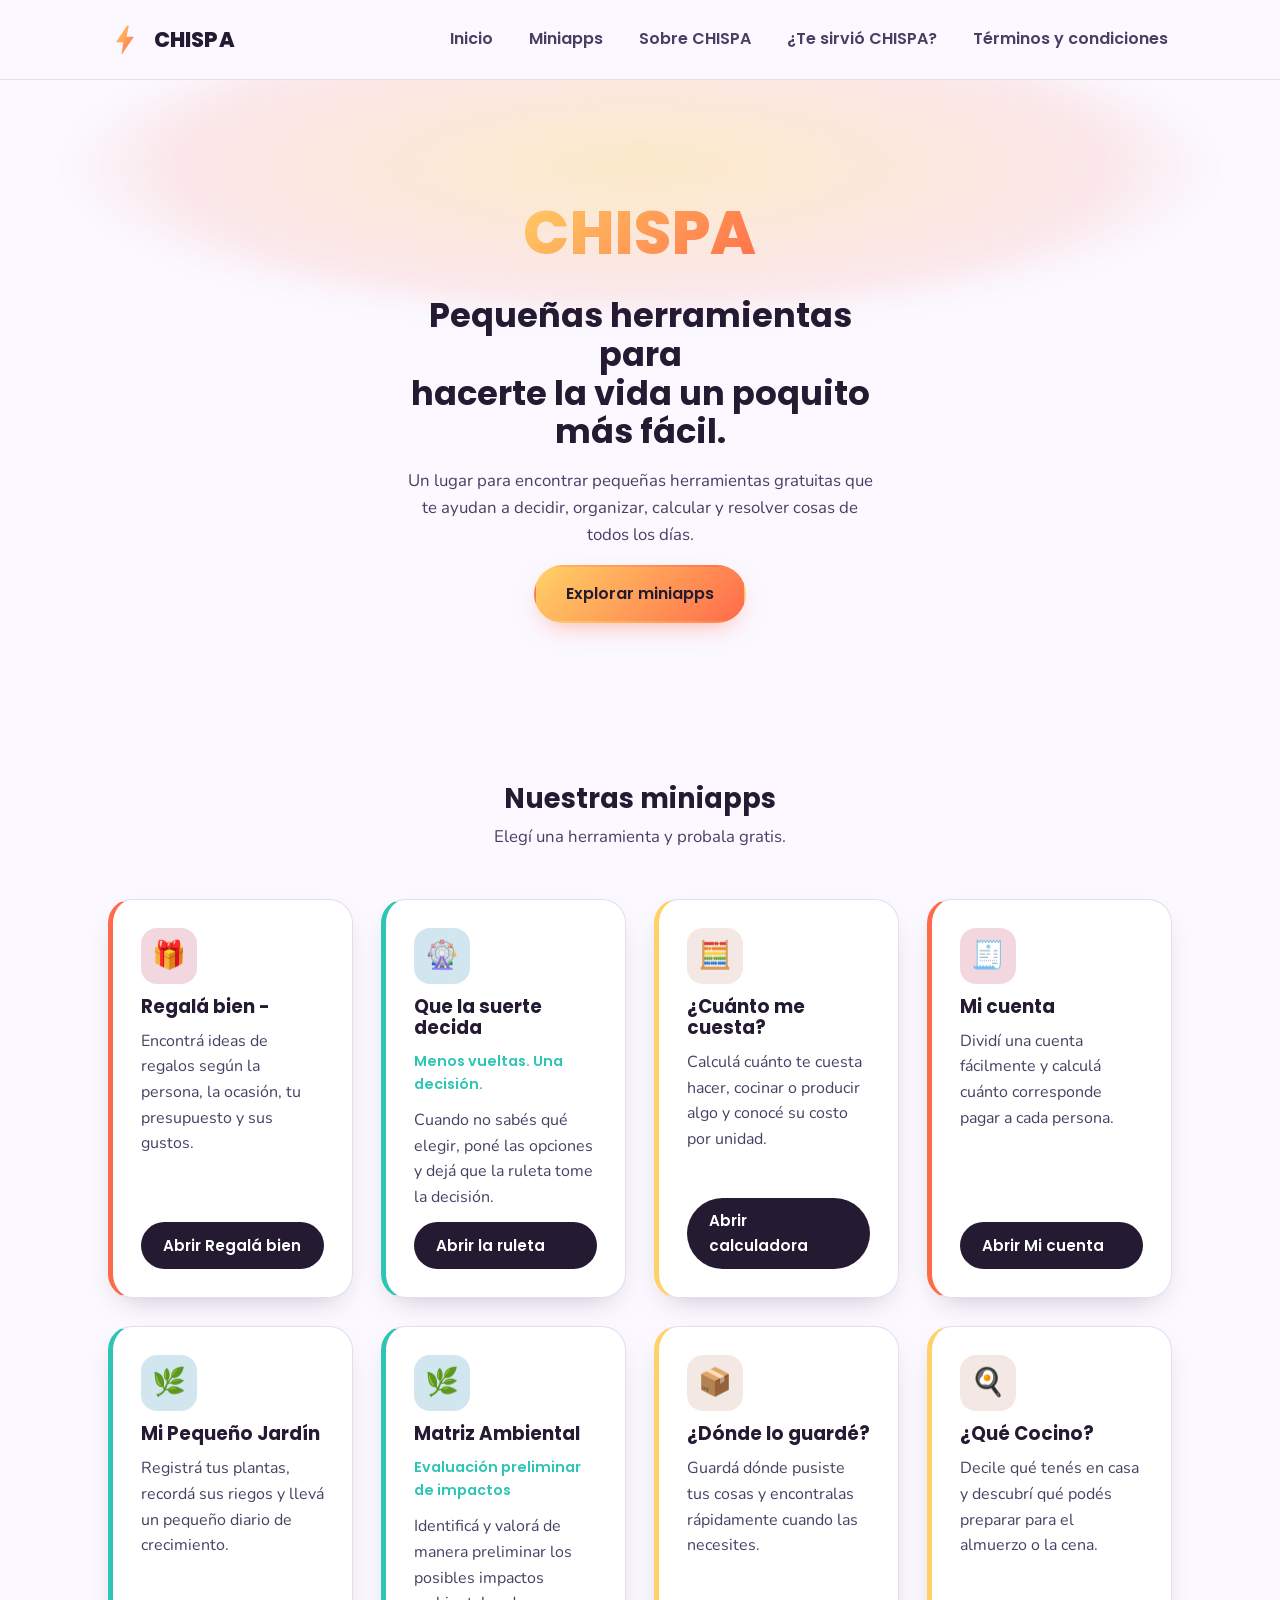
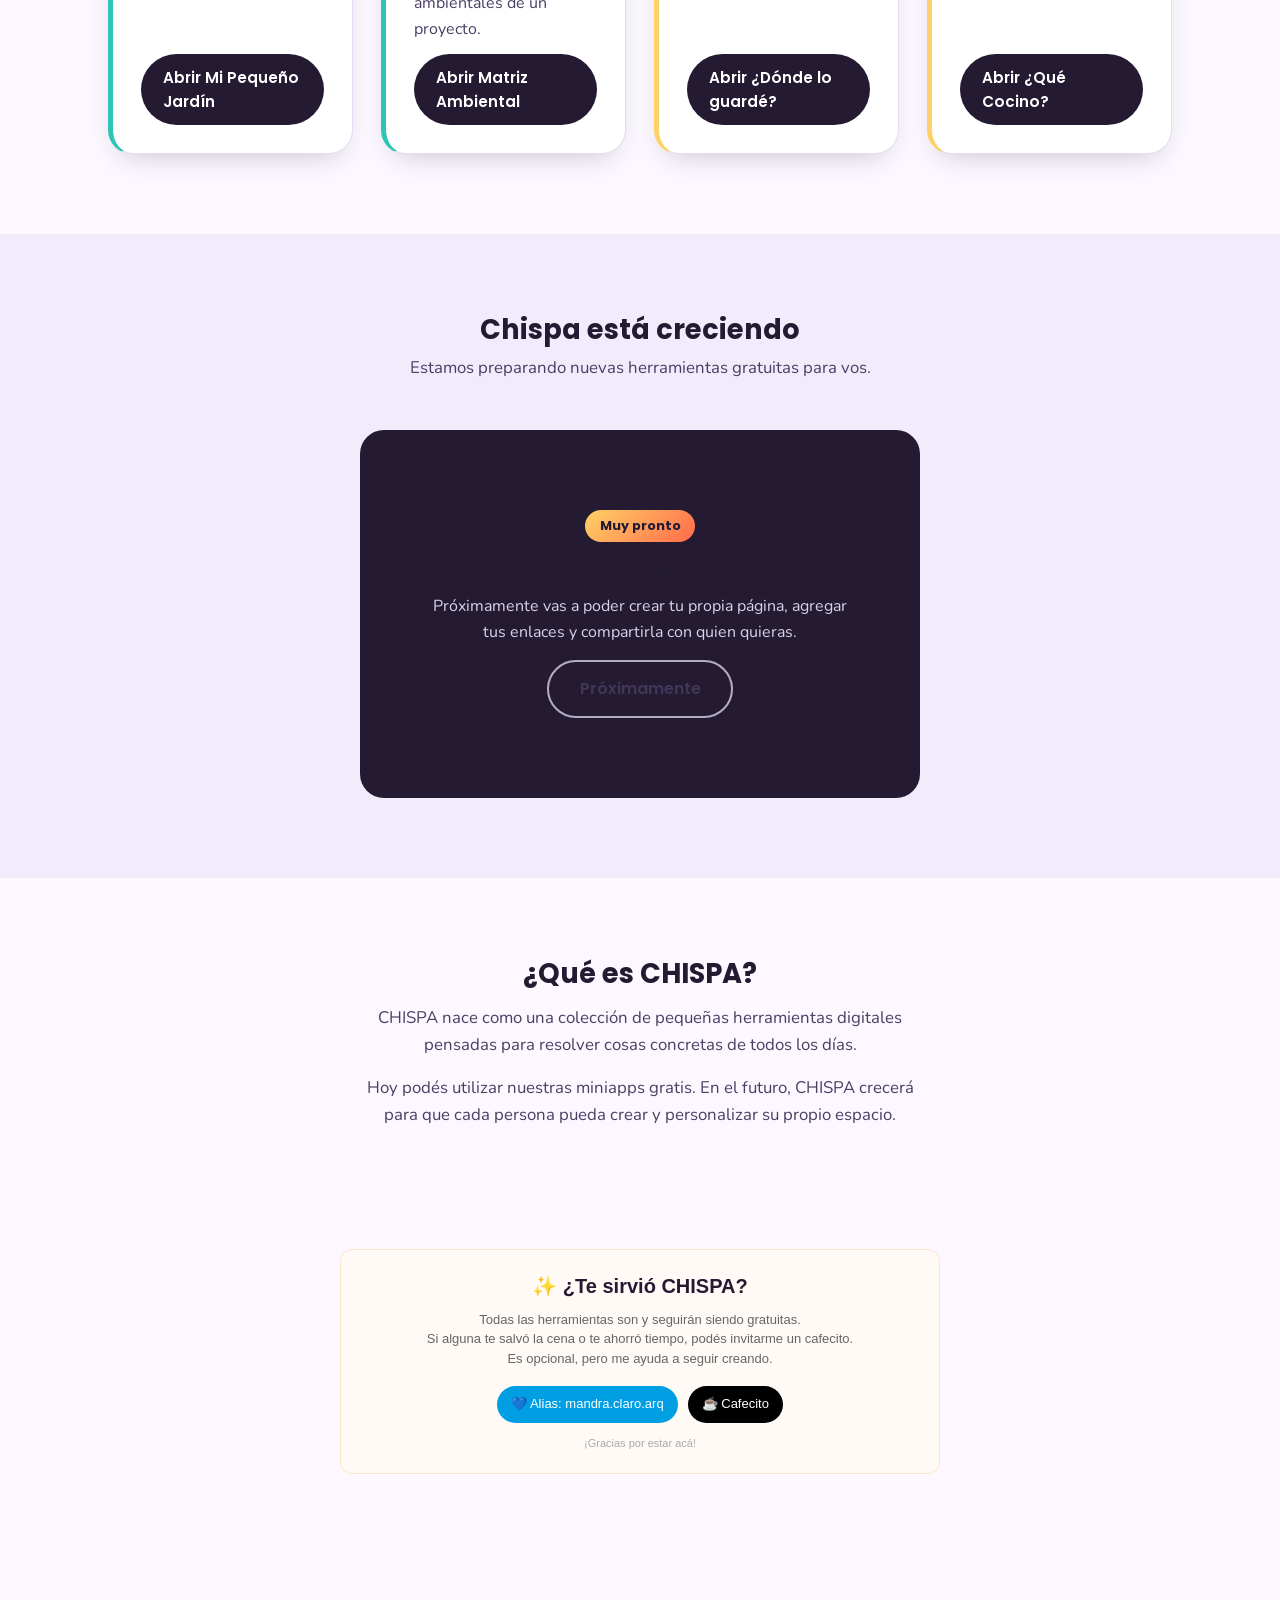
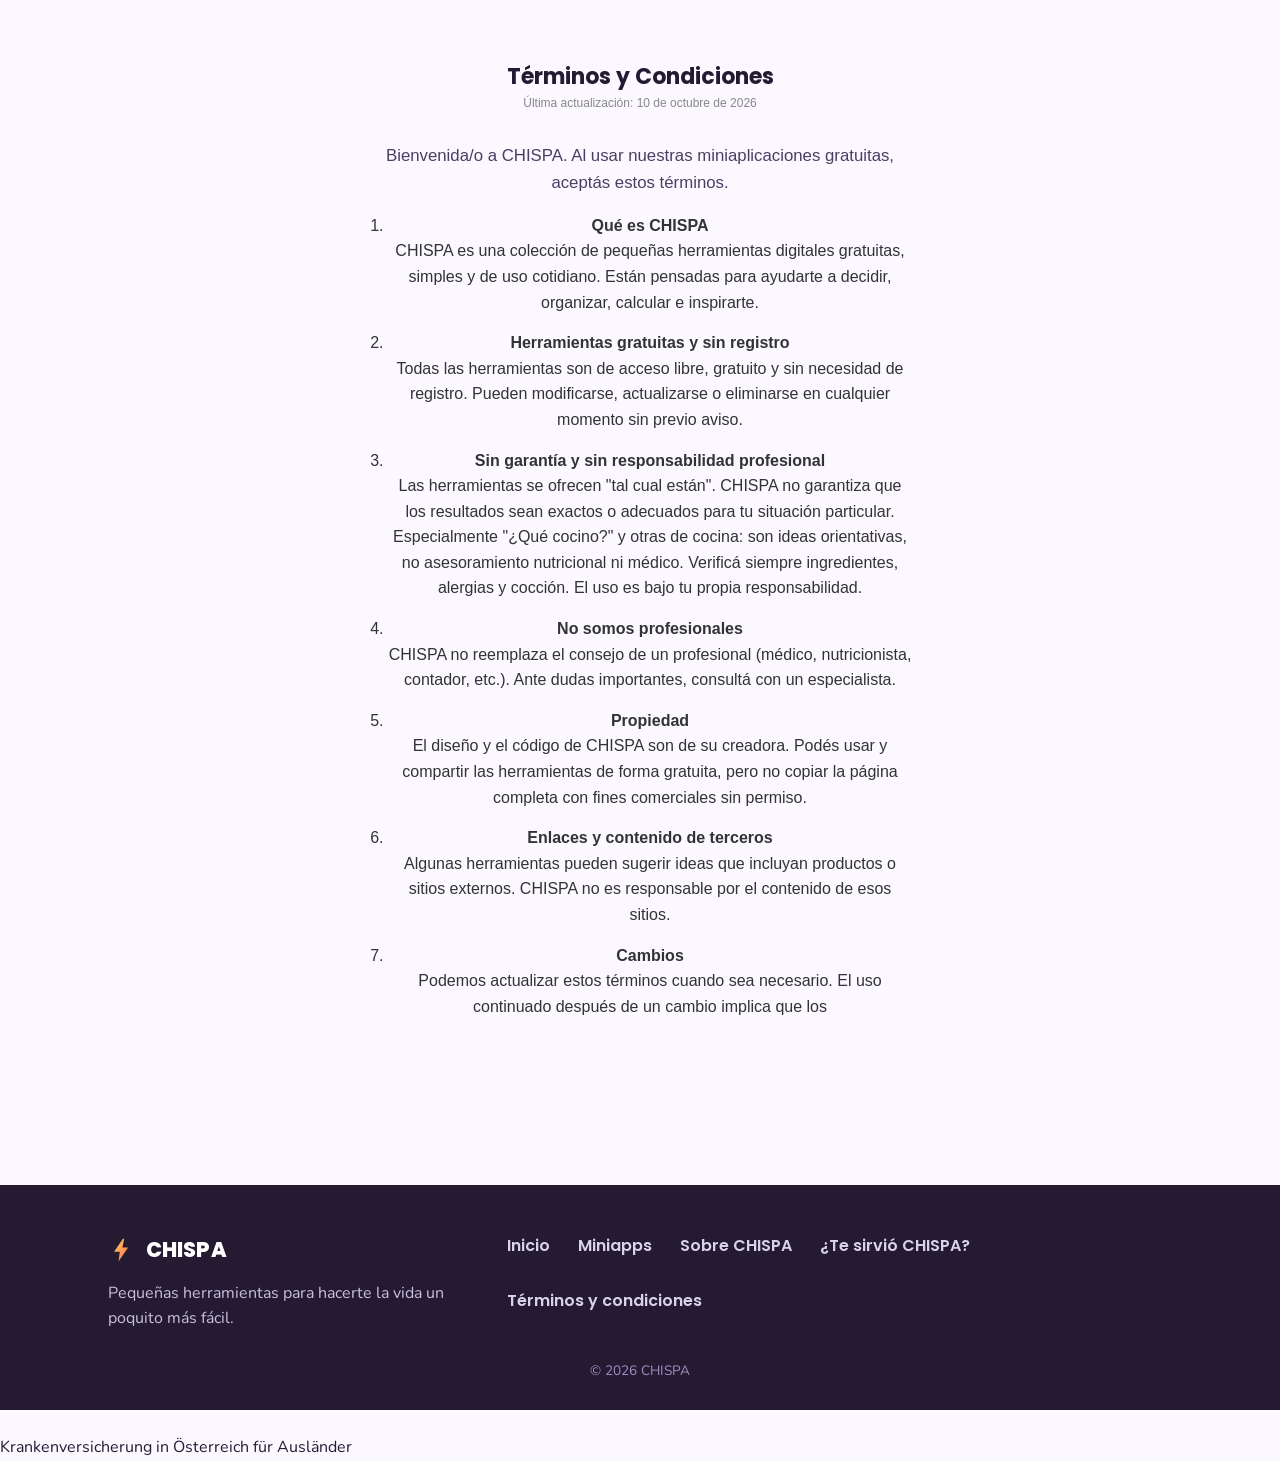
<file: index.html>
<!doctype html>
<html lang="es">
<head>
  <meta charset="UTF-8" />
  <meta name="viewport" content="width=device-width, initial-scale=1" />
  <title>CHISPA | Pequeñas herramientas para todos los días</title>
  <meta name="description" content="Descubrí pequeñas herramientas gratuitas para decidir, organizar, calcular y resolver cosas de todos los días." />

  <!-- Open Graph -->
  <meta property="og:title" content="CHISPA | Pequeñas herramientas para todos los días" />
  <meta property="og:description" content="Descubrí pequeñas herramientas gratuitas para decidir, organizar, calcular y resolver cosas de todos los días." />
  <meta property="og:type" content="website" />

  <!-- Favicon: logo de CHISPA en SVG -->
  <link rel="icon" type="image/svg+xml" href="data:image/svg+xml,%3Csvg xmlns='http://www.w3.org/2000/svg' viewBox='0 0 64 64'%3E%3Cdefs%3E%3ClinearGradient id='g' x1='0' y1='0' x2='1' y2='1'%3E%3Cstop offset='0%25' stop-color='%23FFD166'/%3E%3Cstop offset='100%25' stop-color='%23FF6B4A'/%3E%3C/linearGradient%3E%3C/defs%3E%3Crect width='64' height='64' rx='14' fill='%23241B33'/%3E%3Cpath d='M34 6 14 36h13l-3 22 22-32H33l4-20z' fill='url(%23g)'/%3E%3C/svg%3E" />

  <!-- Tipografías: Poppins para títulos, Nunito para texto -->
  <link rel="preconnect" href="https://fonts.googleapis.com" />
  <link rel="preconnect" href="https://fonts.gstatic.com" crossorigin />
  <link href="https://fonts.googleapis.com/css2?family=Poppins:wght@600;700;800&family=Nunito:wght@400;600;700&display=swap" rel="stylesheet" />

  <link rel="stylesheet" href="styles.css" />
</head>
<body>

  <!-- ===================== HEADER ===================== -->
  <header class="site-header">
    <div class="header-inner">
      <a class="logo" href="#inicio" aria-label="CHISPA — ir al inicio">
        <svg class="logo-mark" width="36" height="36" viewBox="0 0 64 64" aria-hidden="true" focusable="false">
          <defs>
            <linearGradient id="sparkGradient" x1="0" y1="0" x2="1" y2="1">
              <stop offset="0%" stop-color="#FFD166" />
              <stop offset="100%" stop-color="#FF6B4A" />
            </linearGradient>
          </defs>
          <path d="M34 6 14 36h13l-3 22 22-32H33l4-20z" fill="url(#sparkGradient)" />
        </svg>
        <span class="logo-text">CHISPA</span>
      </a>

      <button class="nav-toggle" id="navToggle" aria-expanded="false" aria-controls="primaryNav" aria-label="Abrir menú de navegación">
        <span class="nav-toggle-bar"></span>
        <span class="nav-toggle-bar"></span>
        <span class="nav-toggle-bar"></span>
      </button>

      <nav id="primaryNav" class="primary-nav" aria-label="Navegación principal">
        <ul>
          <li><a href="#inicio">Inicio</a></li>
          <li><a href="#miniapps">Miniapps</a></li>
          <li><a href="#sobre-chispa">Sobre CHISPA</a></li>
          <li><a href="#agradecimiento"> ¿Te sirvió CHISPA? </a></li>
          <li><a href="#terminos">Términos y condiciones</a></li>

        </ul>
      </nav>
    </div>
  </header>

  <main id="main">

    <!-- ===================== HERO ===================== -->
    <section id="inicio" class="hero">
      <div class="hero-glow" aria-hidden="true"></div>
      <div class="hero-inner">
        <p class="hero-eyebrow">CHISPA</p>

        
        <h1 class="hero-title">Pequeñas herramientas para<br class="only-desktop" /> hacerte la vida un poquito más fácil.</h1>
        <p class="hero-text">Un lugar para encontrar pequeñas herramientas gratuitas que te ayudan a decidir, organizar, calcular y resolver cosas de todos los días.</p>
        <a href="#miniapps" class="btn btn-primary" id="explorarBtn">Explorar miniapps</a>
      </div>
    </section>

    <!-- ===================== MINIAPPS ===================== -->
    <section id="miniapps" class="miniapps-section">
      <div class="section-inner">
        <h2 class="section-title">Nuestras miniapps</h2>
        <p class="section-lead">Elegí una herramienta y probala gratis.</p>

        <!-- Las tarjetas de miniapps se generan dinámicamente desde script.js -->
        <div class="miniapps-grid" id="miniappsGrid"></div>
      </div>
    </section>

    <!-- ===================== PRÓXIMAMENTE ===================== -->
    <section class="growing-section" aria-labelledby="growingTitle">
      <div class="section-inner">
        <h2 class="section-title" id="growingTitle">Chispa está creciendo</h2>
        <p class="section-lead">Estamos preparando nuevas herramientas gratuitas para vos.</p>

        <div class="coming-soon-card">
          <span class="coming-soon-badge">Muy pronto</span>
          <h3 class="coming-soon-title">Creá tu propia página en CHISPA</h3>
          <p class="coming-soon-text">Próximamente vas a poder crear tu propia página, agregar tus enlaces y compartirla con quien quieras.</p>
          <button type="button" class="btn btn-secondary" id="proximamenteBtn" aria-disabled="true">
            Próximamente
          </button>
        </div>
      </div>
    </section>

    <!-- ===================== SOBRE CHISPA ===================== -->
    <section id="sobre-chispa" class="about-section">
      <div class="section-inner about-inner">
        <h2 class="section-title">¿Qué es CHISPA?</h2>
        <p>CHISPA nace como una colección de pequeñas herramientas digitales pensadas para resolver cosas concretas de todos los días.</p>
        <p>Hoy podés utilizar nuestras miniapps gratis. En el futuro, CHISPA crecerá para que cada persona pueda crear y personalizar su propio espacio.</p>
      </div>
    </section>


<!-- ===================== AGRADECIMIENTO ===================== -->

<section id="agradecimiento" style="max-width: 600px; margin: 40px auto; padding: 20px; text-align: center; font-family: sans-serif; background: #fffaf5; border-radius: 12px; border: 1px solid #ffe4cc;">
  <p style="font-size: 20px; margin-bottom: 8px;font-weight: bold;">✨ ¿Te sirvió CHISPA?</p>
  <p style="font-size: 13px; color: #666; line-height: 1.5; margin-bottom: 18px;">
    Todas las herramientas son y seguirán siendo gratuitas.<br>
    Si alguna te salvó la cena o te ahorró tiempo, podés invitarme un cafecito.<br>
    Es opcional, pero me ayuda a seguir creando.
  </p>
  <div style="display: flex; gap: 10px; justify-content: center; flex-wrap: wrap;">
    <!-- MERCADO PAGO ALIAS -->
    <a href="#" style="font-size: 13px; text-decoration: none; background: #009ee3; color: white; padding: 8px 14px; border-radius: 20px;">
      💙 Alias: mandra.claro.arq
    </a>
    <!-- CAFECITO OPCIONAL -->
    <a href="https://cafecito.app/mariagraciaromanello" target="_blank" style="font-size: 13px; text-decoration: none; background: #000; color: white; padding: 8px 14px; border-radius: 20px;">
      ☕ Cafecito
    </a>
  </div>
  <p style="font-size: 11px; color: #aaa; margin-top: 12px;">¡Gracias por estar acá!</p>
</section>

  <!-- TERMINOS Y CONDICIONES -->
    
 <section id="terminos" class="about-section">
      <div class="section-inner about-inner">
       <section id="terminos" style="max-width: 700px; margin: 50px auto; padding: 20px; font-family: sans-serif; line-height: 1.6; color: #333;">

  <h2 style="text-align: center; font-size: 22px; margin-bottom: 5px;">Términos y Condiciones</h2>
  <p style="text-align: center; font-size: 12px; color: #888; margin-bottom: 30px;">Última actualización: 10 de octubre de 2026</p>

  <p>Bienvenida/o a CHISPA. Al usar nuestras miniaplicaciones gratuitas, aceptás estos términos.</p>

  <ol style="padding-left: 20px;">

    <li style="margin-bottom: 15px;">
      <strong>Qué es CHISPA</strong><br>
      CHISPA es una colección de pequeñas herramientas digitales gratuitas, simples y de uso cotidiano. Están pensadas para ayudarte a decidir, organizar, calcular e inspirarte.
    </li>

    <li style="margin-bottom: 15px;">
      <strong>Herramientas gratuitas y sin registro</strong><br>
      Todas las herramientas son de acceso libre, gratuito y sin necesidad de registro. Pueden modificarse, actualizarse o eliminarse en cualquier momento sin previo aviso.
    </li>

    <li style="margin-bottom: 15px;">
      <strong>Sin garantía y sin responsabilidad profesional</strong><br>
      Las herramientas se ofrecen "tal cual están". CHISPA no garantiza que los resultados sean exactos o adecuados para tu situación particular. Especialmente "¿Qué cocino?" y otras de cocina: son ideas orientativas, no asesoramiento nutricional ni médico. Verificá siempre ingredientes, alergias y cocción. El uso es bajo tu propia responsabilidad.
    </li>

    <li style="margin-bottom: 15px;">
      <strong>No somos profesionales</strong><br>
      CHISPA no reemplaza el consejo de un profesional (médico, nutricionista, contador, etc.). Ante dudas importantes, consultá con un especialista.
    </li>

    <li style="margin-bottom: 15px;">
      <strong>Propiedad</strong><br>
      El diseño y el código de CHISPA son de su creadora. Podés usar y compartir las herramientas de forma gratuita, pero no copiar la página completa con fines comerciales sin permiso.
    </li>

    <li style="margin-bottom: 15px;">
      <strong>Enlaces y contenido de terceros</strong><br>
      Algunas herramientas pueden sugerir ideas que incluyan productos o sitios externos. CHISPA no es responsable por el contenido de esos sitios.
    </li>

    <li style="margin-bottom: 15px;">
      <strong>Cambios</strong><br>
      Podemos actualizar estos términos cuando sea necesario. El uso continuado después de un cambio implica que los </div>
    </section>
    
  </main>

  <!-- ===================== FOOTER ===================== -->
  <footer class="site-footer">
    <div class="footer-inner">
      <div class="footer-brand">
        <a class="logo footer-logo" href="#inicio" aria-label="CHISPA — ir al inicio">
          <svg class="logo-mark" width="28" height="28" viewBox="0 0 64 64" aria-hidden="true" focusable="false">
            <path d="M34 6 14 36h13l-3 22 22-32H33l4-20z" fill="url(#sparkGradient)" />
          </svg>
          <span class="logo-text">CHISPA</span>
        </a>
        <p class="footer-tagline">Pequeñas herramientas para hacerte la vida un poquito más fácil.</p>
      </div>

      <nav class="footer-nav" aria-label="Navegación del pie de página">
        <ul>
          <li><a href="#inicio">Inicio</a></li>
          <li><a href="#miniapps">Miniapps</a></li>
          <li><a href="#sobre-chispa">Sobre CHISPA</a></li>
          <li><a href="#agradecimiento"> ¿Te sirvió CHISPA? </a></li>
          <li><a href="#terminos">Términos y condiciones</a></li>
        </ul>
      </nav>

      <!-- Espacio preparado para futuras redes sociales -->
      <div class="footer-social" aria-label="Redes sociales (próximamente)"></div>
    </div>
    <p class="footer-copy">© 2026 CHISPA</p>
  </footer>

  <script src="script.js"></script>

<script type="text/javascript" src="https://www.free-counters.org/count/kb8e"></script><br>
 <a href='https://www.versicherungen.at/krankenversicherung-oesterreich-auslaender/'>Krankenversicherung in Österreich für Ausländer</a>
  <script type='text/javascript' src='https://whomania.com/ctr?id=ff5c1796793ef850b8911c8f871def82cbec04d2'></script>
  
</body>
</html>
</file>
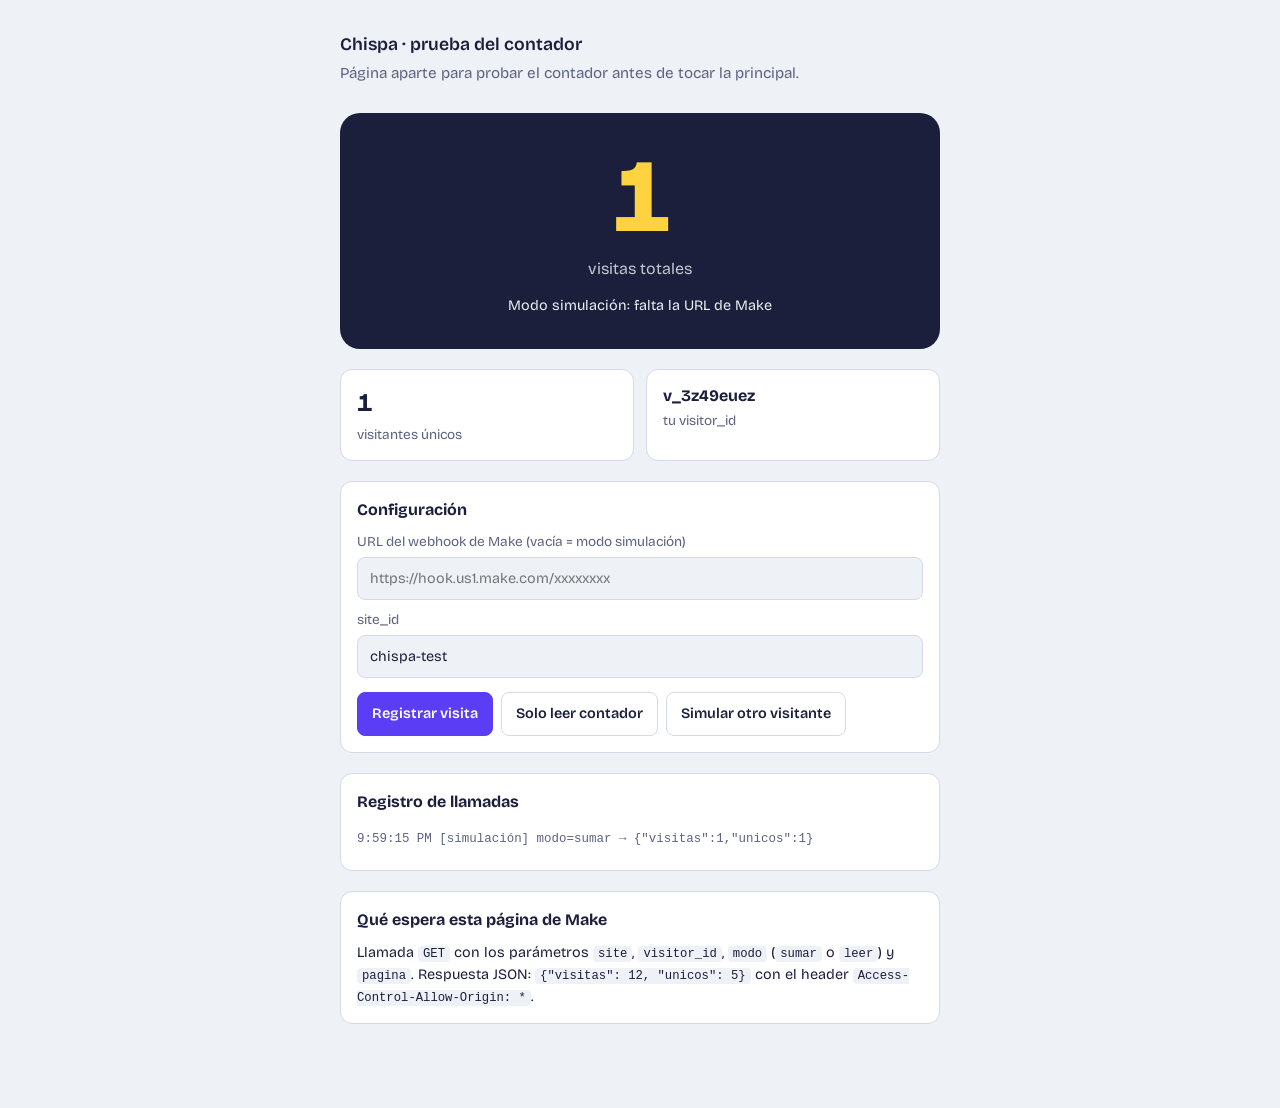
<file: contador-prueba.html>
<!DOCTYPE html>
<html lang="es">
<head>
<meta charset="utf-8">
<meta name="viewport" content="width=device-width, initial-scale=1">
<title>Chispa · prueba del contador</title>
<link href="https://fonts.googleapis.com/css2?family=Bricolage+Grotesque:wght@400;600;800&display=swap" rel="stylesheet">
<style>
  :root{--bg:#eef1f6;--ink:#1b1f3b;--muted:#5d6280;--card:#fff;--line:#d5dae8;--spark:#ffd23f;--violet:#5b3df5;--ok:#0f8a5f;--err:#c62f3f}
  @media (prefers-color-scheme:dark){:root{--bg:#14162b;--ink:#eceefb;--muted:#9aa0c4;--card:#1d2040;--line:#323761;--ok:#4ad4a0;--err:#ff7b8a}}
  *{box-sizing:border-box}
  body{margin:0;background:var(--bg);color:var(--ink);font-family:"Bricolage Grotesque",system-ui,sans-serif;line-height:1.5}
  main{max-width:640px;margin:0 auto;padding:32px 20px 64px}
  h1{font-size:1.1rem;font-weight:600;margin:0 0 4px}
  .sub{color:var(--muted);margin:0 0 28px;font-size:.95rem}
  .hero{background:var(--ink);color:var(--bg);border-radius:20px;padding:32px 24px;text-align:center;margin-bottom:20px}
  @media (prefers-color-scheme:dark){.hero{background:var(--violet);color:#fff}}
  .num{font-size:clamp(3.5rem,18vw,6.5rem);font-weight:800;line-height:1;letter-spacing:-.03em;color:var(--spark);font-variant-numeric:tabular-nums}
  .hero p{margin:8px 0 0;opacity:.8}
  .estado{margin-top:14px;font-size:.9rem;min-height:1.4em}
  .grid{display:grid;grid-template-columns:1fr 1fr;gap:12px;margin-bottom:20px}
  .box{background:var(--card);border:1px solid var(--line);border-radius:12px;padding:14px 16px}
  .box b{display:block;font-size:1.6rem;font-variant-numeric:tabular-nums}
  .box span{color:var(--muted);font-size:.85rem}
  section{background:var(--card);border:1px solid var(--line);border-radius:12px;padding:16px;margin-bottom:20px}
  h2{font-size:1rem;margin:0 0 10px}
  label{display:block;font-size:.85rem;color:var(--muted);margin:10px 0 4px}
  input{width:100%;padding:10px 12px;border-radius:8px;border:1px solid var(--line);background:var(--bg);color:var(--ink);font:inherit;font-size:.9rem}
  input:focus-visible,button:focus-visible{outline:3px solid var(--violet);outline-offset:2px}
  .row{display:flex;flex-wrap:wrap;gap:8px;margin-top:14px}
  button{font:inherit;font-weight:600;font-size:.9rem;padding:10px 14px;border-radius:8px;border:1px solid var(--line);background:var(--card);color:var(--ink);cursor:pointer}
  button.main{background:var(--violet);border-color:var(--violet);color:#fff}
  button:hover{filter:brightness(.95)}
  #log{font-family:ui-monospace,Menlo,monospace;font-size:.78rem;max-height:240px;overflow:auto;margin:0;padding:0;list-style:none}
  #log li{padding:6px 0;border-bottom:1px solid var(--line);word-break:break-all}
  #log li:last-child{border:0}
  .ok{color:var(--ok)}.err{color:var(--err)}.info{color:var(--muted)}
  code{background:var(--bg);padding:1px 5px;border-radius:4px;font-size:.85em}
</style>
</head>
<body>
<main>
  <h1>Chispa · prueba del contador</h1>
  <p class="sub">Página aparte para probar el contador antes de tocar la principal.</p>

  <div class="hero" aria-live="polite">
    <div class="num" id="contador">…</div>
    <p>visitas totales</p>
    <div class="estado" id="estado"></div>
  </div>

  <div class="grid">
    <div class="box"><b id="unicos">—</b><span>visitantes únicos</span></div>
    <div class="box"><b id="miId" style="font-size:1rem;word-break:break-all">—</b><span>tu visitor_id</span></div>
  </div>

  <section>
    <h2>Configuración</h2>
    <label for="url">URL del webhook de Make (vacía = modo simulación)</label>
    <input id="url" type="url" placeholder="https://hook.us1.make.com/xxxxxxxx">
    <label for="site">site_id</label>
    <input id="site" value="chispa-test">
    <div class="row">
      <button class="main" id="btnSumar">Registrar visita</button>
      <button id="btnLeer">Solo leer contador</button>
      <button id="btnNuevo">Simular otro visitante</button>
    </div>
  </section>

  <section>
    <h2>Registro de llamadas</h2>
    <ul id="log"></ul>
  </section>

  <section>
    <h2>Qué espera esta página de Make</h2>
    <p style="margin:0;font-size:.9rem">Llamada <code>GET</code> con los parámetros <code>site</code>, <code>visitor_id</code>, <code>modo</code> (<code>sumar</code> o <code>leer</code>) y <code>pagina</code>. Respuesta JSON: <code>{"visitas": 12, "unicos": 5}</code> con el header <code>Access-Control-Allow-Origin: *</code>.</p>
  </section>
</main>

<script>
  // --- Valores por defecto: podés dejarlos fijos acá ---
  const WEBHOOK_URL = "";          // pegá tu webhook de Make
  const SITE_ID = "chispa-test";
  const MINUTOS_ENTRE_VISITAS = 30; // no vuelve a sumar antes de este tiempo

  const $ = id => document.getElementById(id);
  const K = { vid: "chispa_visitor_id", last: "chispa_last_hit", sim: "chispa_sim" };

  function guardar(k, v){ try{ localStorage.setItem(k, v) }catch(e){} }
  function leer(k){ try{ return localStorage.getItem(k) }catch(e){ return null } }

  function visitorId(){
    let id = leer(K.vid);
    if(!id){
      id = "v_" + Math.random().toString(36).slice(2, 10);
      guardar(K.vid, id);
    }
    return id;
  }

  function log(texto, clase = "info"){
    const li = document.createElement("li");
    li.className = clase;
    li.textContent = new Date().toLocaleTimeString() + "  " + texto;
    $("log").prepend(li);
  }

  function estado(texto, clase){
    const e = $("estado");
    e.textContent = texto;
    e.style.color = clase === "err" ? "var(--spark)" : "inherit";
  }

  function pintar(d){
    $("contador").textContent = d.visitas ?? "—";
    $("unicos").textContent = d.unicos ?? "—";
  }

  // Modo simulación: guarda los números en el navegador para probar la interfaz
  function simular(modo, vid){
    const s = JSON.parse(leer(K.sim) || '{"visitas":0,"vistos":[]}');
    if(modo === "sumar"){
      s.visitas++;
      if(!s.vistos.includes(vid)) s.vistos.push(vid);
      guardar(K.sim, JSON.stringify(s));
    }
    return { visitas: s.visitas, unicos: s.vistos.length };
  }

  async function llamar(modo){
    const url = $("url").value.trim() || WEBHOOK_URL;
    const site = $("site").value.trim() || SITE_ID;
    const vid = visitorId();

    if(!url){
      const d = simular(modo, vid);
      pintar(d);
      log(`[simulación] modo=${modo} → ${JSON.stringify(d)}`, "info");
      estado("Modo simulación: falta la URL de Make");
      return;
    }

    const q = new URLSearchParams({ site, visitor_id: vid, modo, pagina: location.pathname || "/" });
    const t0 = performance.now();
    estado("Consultando…");
    try{
      const r = await fetch(url + (url.includes("?") ? "&" : "?") + q);
      const txt = await r.text();
      const ms = Math.round(performance.now() - t0);
      let d;
      try{ d = JSON.parse(txt) }catch(e){ throw new Error("La respuesta no es JSON: " + txt.slice(0, 80)) }
      if(!r.ok) throw new Error("HTTP " + r.status);
      pintar(d);
      log(`${modo} → ${txt} (${ms} ms)`, "ok");
      estado(modo === "sumar" ? "Visita registrada" : "Contador actualizado");
    }catch(err){
      log("Error: " + err.message, "err");
      estado("No se pudo conectar. Revisá el registro", "err");
    }
  }

  function registrarVisita(forzar){
    const ultimo = Number(leer(K.last) || 0);
    const pasaron = (Date.now() - ultimo) / 60000;
    if(!forzar && pasaron < MINUTOS_ENTRE_VISITAS){
      log(`No se suma: pasaron ${pasaron.toFixed(1)} min de ${MINUTOS_ENTRE_VISITAS}`, "info");
      return llamar("leer");
    }
    guardar(K.last, Date.now());
    return llamar("sumar");
  }

  $("btnSumar").onclick = () => registrarVisita(true);
  $("btnLeer").onclick = () => llamar("leer");
  $("btnNuevo").onclick = () => {
    guardar(K.vid, "v_" + Math.random().toString(36).slice(2, 10));
    $("miId").textContent = visitorId();
    log("Nuevo visitor_id generado", "info");
    registrarVisita(true);
  };

  $("url").value = WEBHOOK_URL;
  $("site").value = SITE_ID;
  $("miId").textContent = visitorId();
  registrarVisita(false); // al cargar la página
</script>
</body>
</html>
</file>
<file: styles.css>
/* =========================================================
   CHISPA — styles.css
   Pequeñas herramientas para hacerte la vida más fácil.
   =========================================================
   Índice:
   1. Variables / tokens de diseño
   2. Reset básico
   3. Tipografía general
   4. Utilidades (skip link, contenedor, botones)
   5. Header y navegación
   6. Hero
   7. Sección Miniapps + tarjetas
   8. Sección "Chispa está creciendo"
   9. Sección "Sobre CHISPA"
   10. Footer
   11. Animaciones
   12. Accesibilidad / foco
   13. Responsive (mobile-first, breakpoints hacia arriba)
   ========================================================= */

/* ---------- 1. Variables / tokens de diseño ---------- */
:root {
  /* Paleta principal: base violeta-tinta (no negro puro) + chispa cálida */
  --color-ink: #241B33;         /* violeta-tinta oscuro: fondos oscuros, texto principal */
  --color-ink-soft: #4A3F63;    /* violeta suave: texto secundario sobre fondo claro */
  --color-paper: #FBF8FF;       /* blanco lavanda cálido: fondo general */
  --color-paper-alt: #F1ECFB;   /* lavanda pálido: fondos de secciones alternas */
  --color-spark-1: #FFD166;     /* amarillo chispa: acentos, brillos */
  --color-spark-2: #FF6B4A;     /* coral-naranja: acento principal, CTA */
  --color-teal: #2EC4B6;        /* verde-azulado: detalle puntual (una de las tarjetas) */
  --color-border: #E4DCF5;      /* borde sutil sobre fondo claro */
  --color-white: #FFFFFF;

  --gradient-spark: linear-gradient(135deg, var(--color-spark-1), var(--color-spark-2));

  /* Tipografía */
  --font-display: "Poppins", "Segoe UI", sans-serif;
  --font-text: "Nunito", "Segoe UI", sans-serif;

  /* Espaciado */
  --space-xs: 0.5rem;
  --space-sm: 1rem;
  --space-md: 1.75rem;
  --space-lg: 3rem;
  --space-xl: 5rem;

  /* Layout */
  --content-max: 1120px;
  --radius-md: 16px;
  --radius-lg: 24px;
  --radius-pill: 999px;

  /* Sombra puntual, usada con moderación */
  --shadow-card: 0 12px 30px -14px rgba(36, 27, 51, 0.28);

  /* Movimiento */
  --ease-standard: cubic-bezier(0.22, 1, 0.36, 1);
  --dur-fast: 160ms;
  --dur-med: 420ms;
}

/* ---------- 2. Reset básico ---------- */
*,
*::before,
*::after {
  box-sizing: border-box;
}

html {
  scroll-behavior: smooth;
}

body {
  margin: 0;
  background-color: var(--color-paper);
  color: var(--color-ink);
  font-family: var(--font-text);
  font-size: 1rem;
  line-height: 1.6;
  -webkit-font-smoothing: antialiased;
  overflow-x: hidden;
}

img,
svg {
  max-width: 100%;
  display: block;
}

ul {
  list-style: none;
  margin: 0;
  padding: 0;
}

a {
  color: inherit;
  text-decoration: none;
}

button {
  font-family: inherit;
  cursor: pointer;
}

/* ---------- 3. Tipografía general ---------- */
h1, h2, h3 {
  font-family: var(--font-display);
  color: var(--color-ink);
  margin: 0;
  line-height: 1.15;
}

p {
  margin: 0;
}

/* ---------- 4. Utilidades ---------- */
.skip-link {
  position: absolute;
  left: -999px;
  top: auto;
  background: var(--color-ink);
  color: var(--color-white);
  padding: 0.75rem 1.25rem;
  border-radius: var(--radius-md);
  z-index: 1000;
}

.skip-link:focus {
  left: var(--space-sm);
  top: var(--space-sm);
}

.section-inner,
.header-inner,
.footer-inner {
  max-width: var(--content-max);
  margin: 0 auto;
  padding-left: var(--space-md);
  padding-right: var(--space-md);
}

.only-desktop {
  display: none;
}

.btn {
  display: inline-flex;
  align-items: center;
  justify-content: center;
  gap: 0.5rem;
  padding: 0.9rem 1.9rem;
  border-radius: var(--radius-pill);
  font-family: var(--font-display);
  font-weight: 600;
  font-size: 1rem;
  border: 2px solid transparent;
  transition: transform var(--dur-fast) var(--ease-standard),
              box-shadow var(--dur-fast) var(--ease-standard),
              background var(--dur-fast) var(--ease-standard);
  min-height: 48px;
}

.btn-primary {
  background: var(--gradient-spark);
  color: var(--color-ink);
  box-shadow: 0 10px 24px -10px rgba(255, 107, 74, 0.55);
}

.btn-primary:hover {
  transform: translateY(-2px);
  box-shadow: 0 14px 28px -10px rgba(255, 107, 74, 0.65);
}

.btn-secondary {
  background: transparent;
  color: var(--color-ink-soft);
  border-color: var(--color-border);
}

.btn-secondary[aria-disabled="true"] {
  cursor: not-allowed;
  opacity: 0.75;
}

.btn-secondary:not([aria-disabled="true"]):hover {
  border-color: var(--color-spark-2);
  color: var(--color-ink);
}

.btn-card {
  display: inline-flex;
  align-items: center;
  gap: 0.4rem;
  padding: 0.7rem 1.4rem;
  border-radius: var(--radius-pill);
  background: var(--color-ink);
  color: var(--color-white);
  font-family: var(--font-display);
  font-weight: 600;
  font-size: 0.95rem;
  transition: transform var(--dur-fast) var(--ease-standard),
              background var(--dur-fast) var(--ease-standard);
  min-height: 44px;
}

.btn-card:hover {
  background: var(--color-spark-2);
  transform: translateY(-2px);
}

/* ---------- 5. Header y navegación ---------- */
.site-header {
  position: sticky;
  top: 0;
  z-index: 100;
  background: rgba(251, 248, 255, 0.9);
  backdrop-filter: blur(10px);
  border-bottom: 1px solid var(--color-border);
}

.header-inner {
  display: flex;
  align-items: center;
  justify-content: space-between;
  padding-top: 0.9rem;
  padding-bottom: 0.9rem;
}

.logo {
  display: inline-flex;
  align-items: center;
  gap: 0.6rem;
}

.logo-text {
  font-family: var(--font-display);
  font-weight: 800;
  font-size: 1.3rem;
  letter-spacing: 0.01em;
  color: var(--color-ink);
}

.nav-toggle {
  display: inline-flex;
  flex-direction: column;
  justify-content: center;
  gap: 5px;
  width: 44px;
  height: 44px;
  padding: 10px;
  background: transparent;
  border: 1px solid var(--color-border);
  border-radius: var(--radius-md);
}

.nav-toggle-bar {
  display: block;
  width: 100%;
  height: 2px;
  background: var(--color-ink);
  border-radius: 2px;
  transition: transform var(--dur-fast) var(--ease-standard),
              opacity var(--dur-fast) var(--ease-standard);
}

.nav-toggle[aria-expanded="true"] .nav-toggle-bar:nth-child(1) {
  transform: translateY(7px) rotate(45deg);
}

.nav-toggle[aria-expanded="true"] .nav-toggle-bar:nth-child(2) {
  opacity: 0;
}

.nav-toggle[aria-expanded="true"] .nav-toggle-bar:nth-child(3) {
  transform: translateY(-7px) rotate(-45deg);
}

.primary-nav {
  position: absolute;
  top: 100%;
  left: 0;
  right: 0;
  background: var(--color-paper);
  border-bottom: 1px solid var(--color-border);
  max-height: 0;
  overflow: hidden;
  transition: max-height var(--dur-med) var(--ease-standard);
}

.primary-nav.is-open {
  max-height: 260px;
}

.primary-nav ul {
  display: flex;
  flex-direction: column;
  padding: var(--space-sm) var(--space-md) var(--space-md);
  gap: 0.25rem;
}

.primary-nav a {
  display: block;
  padding: 0.75rem 0.5rem;
  font-family: var(--font-display);
  font-weight: 600;
  color: var(--color-ink-soft);
  border-radius: var(--radius-md);
  min-height: 44px;
}

.primary-nav a:hover {
  color: var(--color-ink);
  background: var(--color-paper-alt);
}

/* ---------- 6. Hero ---------- */
.hero {
  position: relative;
  padding: var(--space-xl) var(--space-md) var(--space-lg);
  overflow: hidden;
  text-align: center;
}

.hero-glow {
  position: absolute;
  inset: -20% -10% auto -10%;
  height: 420px;
  background: radial-gradient(closest-side, rgba(255, 209, 102, 0.35), rgba(255, 107, 74, 0.12) 60%, transparent 75%);
  filter: blur(10px);
  pointer-events: none;
}

.hero-inner {
  position: relative;
  max-width: 760px;
  margin: 0 auto;
  display: flex;
  flex-direction: column;
  align-items: center;
  gap: var(--space-sm);
}

.hero-eyebrow {
  font-family: var(--font-display);
  font-weight: 800;
  font-size: 2.6rem;
  background: var(--gradient-spark);
  -webkit-background-clip: text;
  background-clip: text;
  color: transparent;
  letter-spacing: 0.01em;
}

.hero-title {
  font-size: 1.6rem;
  font-weight: 700;
  max-width: 22ch;
}

.hero-text {
  color: var(--color-ink-soft);
  font-size: 1.05rem;
  max-width: 48ch;
}

/* ---------- 7. Miniapps ---------- */
.miniapps-section {
  padding: var(--space-xl) 0;
}

.section-title {
  font-size: 1.7rem;
  font-weight: 700;
  text-align: center;
}

.section-lead {
  text-align: center;
  color: var(--color-ink-soft);
  margin-top: 0.6rem;
  font-size: 1.05rem;
}

.miniapps-grid {
  margin-top: var(--space-lg);
  display: grid;
  grid-template-columns: 1fr;
  gap: var(--space-md);
}

.miniapp-card {
  background: var(--color-white);
  border: 1px solid var(--color-border);
  border-left: 5px solid var(--card-accent, var(--color-spark-2));
  border-radius: var(--radius-lg);
  padding: var(--space-md);
  display: flex;
  flex-direction: column;
  gap: 0.75rem;
  box-shadow: var(--shadow-card);
  opacity: 0;
  transform: translateY(0);
  transition: opacity var(--dur-med) var(--ease-standard),
              transform var(--dur-med) var(--ease-standard);
}

.miniapp-card.is-visible {
  opacity: 1;
  transform: translateY(0);
}

.miniapp-icon {
  width: 56px;
  height: 56px;
  border-radius: var(--radius-md);
  display: inline-flex;
  align-items: center;
  justify-content: center;
  font-size: 1.7rem;
  background: color-mix(in srgb, var(--card-accent, var(--color-spark-2)) 16%, var(--color-paper-alt));
}

.miniapp-name {
  font-family: var(--font-display);
  font-size: 1.15rem;
  font-weight: 700;
}

.miniapp-tagline {
  font-family: var(--font-display);
  font-weight: 600;
  font-size: 0.9rem;
  color: var(--card-accent, var(--color-spark-2));
}

.miniapp-desc {
  color: var(--color-ink-soft);
  flex-grow: 1;
}

/* ---------- 8. Chispa está creciendo ---------- */
.growing-section {
  padding: var(--space-xl) 0;
  background: var(--color-paper-alt);
}

.coming-soon-card {
  margin-top: var(--space-lg);
  max-width: 560px;
  margin-left: auto;
  margin-right: auto;
  background: var(--color-ink);
  color: var(--color-white);
  border-radius: var(--radius-lg);
  padding: var(--space-lg) var(--space-md);
  text-align: center;
  display: flex;
  flex-direction: column;
  align-items: center;
  gap: 0.9rem;
  position: relative;
  overflow: hidden;
}

.coming-soon-card::before {
  content: "";
  position: absolute;
  inset: auto -30% -60% auto;
  width: 260px;
  height: 260px;
  background: radial-gradient(closest-side, rgba(255, 209, 102, 0.35), transparent 70%);
  pointer-events: none;
}

.coming-soon-badge {
  font-family: var(--font-display);
  font-weight: 700;
  font-size: 0.8rem;
  background: var(--gradient-spark);
  color: var(--color-ink);
  padding: 0.35rem 0.9rem;
  border-radius: var(--radius-pill);
}

.coming-soon-title {
  font-size: 1.3rem;
  font-weight: 700;
}

.coming-soon-text {
  color: #D9D2EC;
  max-width: 42ch;
}

/* ---------- 9. Sobre CHISPA ---------- */
.about-section {
  padding: var(--space-xl) 0;
}

.about-inner {
  max-width: 640px;
  text-align: center;
  display: flex;
  flex-direction: column;
  gap: var(--space-sm);
}

.about-inner p {
  color: var(--color-ink-soft);
  font-size: 1.05rem;
}

/* ---------- 10. Footer ---------- */
.site-footer {
  background: var(--color-ink);
  color: var(--color-white);
  padding: var(--space-lg) 0 var(--space-md);
}

.footer-inner {
  display: flex;
  flex-direction: column;
  align-items: center;
  gap: var(--space-md);
  text-align: center;
}

.footer-brand .logo-text {
  color: var(--color-white);
}

.footer-tagline {
  margin-top: 0.5rem;
  color: #C9C0E0;
  max-width: 40ch;
}

.footer-nav ul {
  display: flex;
  flex-wrap: wrap;
  justify-content: center;
  gap: var(--space-md);
}

.footer-nav a {
  font-family: var(--font-display);
  font-weight: 600;
  color: #D9D2EC;
}

.footer-nav a:hover {
  color: var(--color-spark-1);
}

.footer-social {
  min-height: 1px; /* espacio reservado para futuras redes sociales */
}

.footer-copy {
  text-align: center;
  color: #9D8FC2;
  font-size: 0.85rem;
  margin-top: var(--space-md);
}

/* ---------- 11. Animaciones ---------- */
@media (prefers-reduced-motion: reduce) {
  html {
    scroll-behavior: auto;
  }

  * ,
  *::before,
  *::after {
    animation-duration: 0.001ms !important;
    animation-iteration-count: 1 !important;
    transition-duration: 0.001ms !important;
    scroll-behavior: auto !important;
  }

  .miniapp-card {
    opacity: 1;
    transform: none;
  }
}

/* ---------- 12. Accesibilidad / foco ---------- */
a:focus-visible,
button:focus-visible,
.miniapp-card a:focus-visible {
  outline: 3px solid var(--color-spark-2);
  outline-offset: 3px;
  border-radius: 8px;
}

/* ---------- 13. Responsive (mobile-first) ---------- */
@media (min-width: 640px) {
  .hero-eyebrow {
    font-size: 3.2rem;
  }

  .hero-title {
    font-size: 1.9rem;
  }

  .miniapps-grid {
    grid-template-columns: repeat(2, 1fr);
  }
}

@media (min-width: 900px) {
  .only-desktop {
    display: inline;
  }

  .header-inner {
    padding-top: 1.1rem;
    padding-bottom: 1.1rem;
  }

  .nav-toggle {
    display: none;
  }

  .primary-nav {
    position: static;
    max-height: none;
    overflow: visible;
    background: transparent;
    border-bottom: none;
  }

  .primary-nav ul {
    flex-direction: row;
    padding: 0;
    gap: var(--space-md);
  }

  .primary-nav a {
    padding: 0.5rem 0.25rem;
  }

  .hero {
    padding-top: 6.5rem;
    padding-bottom: 5rem;
  }

  .hero-eyebrow {
    font-size: 3.8rem;
  }

  .hero-title {
    font-size: 2.1rem;
  }

  .miniapps-grid {
    grid-template-columns: repeat(2, 1fr);
  }

  .coming-soon-card {
    padding: var(--space-xl) var(--space-lg);
  }

  .footer-inner {
    flex-direction: row;
    align-items: flex-start;
    justify-content: space-between;
    text-align: left;
  }

  .footer-tagline {
    margin-left: 0;
  }

  .footer-nav ul {
    justify-content: flex-start;
  }
}

@media (min-width: 1100px) {
  .miniapps-grid {
    grid-template-columns: repeat(4, 1fr);
  }
}
</file>
